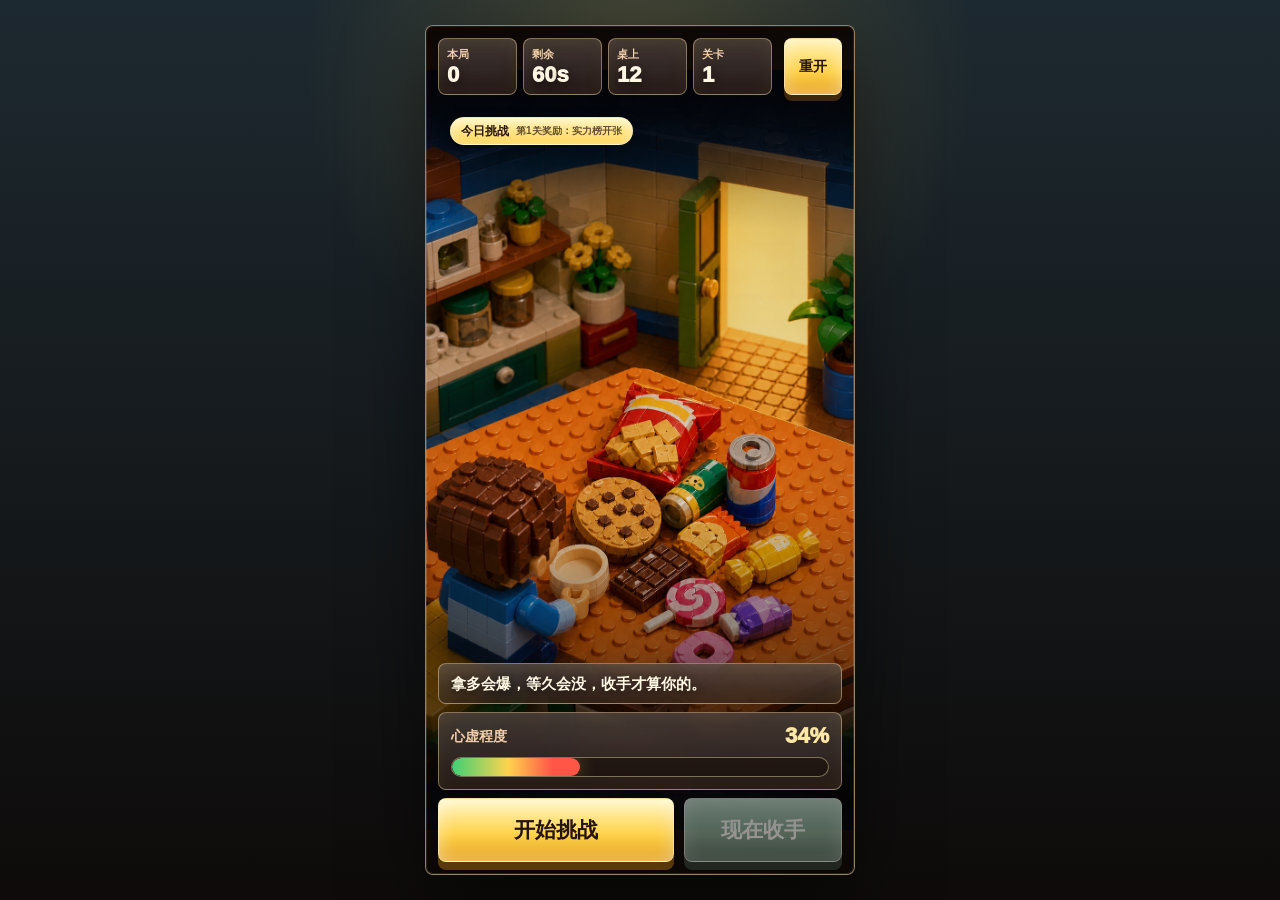
<file: index.html>
<!DOCTYPE html><html lang="zh-CN"><head><meta charSet="utf-8"/><meta name="viewport" content="width=device-width, initial-scale=1, maximum-scale=1, user-scalable=no, viewport-fit=cover"/><link rel="stylesheet" href="/_next/static/chunks/01_or2jqpze2n.css" data-precedence="next"/><link rel="preload" as="script" fetchPriority="low" href="/_next/static/chunks/0ht900cau6_ur.js"/><script src="/_next/static/chunks/06~f4cvc3b8e~.js" async=""></script><script src="/_next/static/chunks/0n~dq4kpx9xxx.js" async=""></script><script src="/_next/static/chunks/turbopack-0cd6qyn3iwjya.js" async=""></script><script src="/_next/static/chunks/0dbhjjzl8qfwv.js" async=""></script><script src="/_next/static/chunks/0flb_hfy8~ol_.js" async=""></script><meta name="theme-color" content="#ffe0a6"/><title>拿不完</title><meta name="description" content="一个考验贪心控制的单手 H5 小游戏。"/><link rel="manifest" href="/manifest.json"/><meta property="og:title" content="拿不完"/><meta property="og:description" content="一把一把，越拿越心虚。"/><meta property="og:image" content="http://localhost:3000/brand/share-card.png"/><meta name="twitter:card" content="summary_large_image"/><meta name="twitter:title" content="拿不完"/><meta name="twitter:description" content="一把一把，越拿越心虚。"/><meta name="twitter:image" content="http://localhost:3000/brand/share-card.png"/><script src="/_next/static/chunks/03~yq9q893hmn.js" noModule=""></script></head><body><div hidden=""><!--$--><!--/$--></div><main class="gameShell"><section class="gameScreen" aria-label="拿不完" style="--game-frame:url(/brand/frames/frame-full.png)"><header class="topBar"><section class="scoreStrip" aria-label="分数"><div><span>本局</span><strong>0</strong></div><div><span>剩余</span><strong>60<!-- -->s</strong></div><div><span>桌上</span><strong>12</strong></div><div><span>关卡</span><strong>1</strong></div></section><button class="tinyButton" type="button">重开</button></header><section class="toyTable state-ready " aria-label="零食桌面"><div class="dailyBadge"><span>今日挑战</span><small>第1关奖励：实力榜开张</small></div><div class="tableHint"><strong>拿多会爆，等久会没，收手才算你的。</strong></div></section><section class="warningPanel" aria-label="心虚程度"><div class="warningLabel"><span>心虚程度</span><strong>34<!-- -->%</strong></div><div class="warningTrack"><i style="width:34%"></i></div></section><section class="actions" aria-label="操作"><button class="takeButton" type="button">开始挑战</button><button class="cashButton" type="button" disabled="">现在收手</button></section></section></main><!--$--><!--/$--><script src="/_next/static/chunks/0ht900cau6_ur.js" id="_R_" async=""></script><script>(self.__next_f=self.__next_f||[]).push([0])</script><script>self.__next_f.push([1,"1:\"$Sreact.fragment\"\n2:I[39756,[\"/_next/static/chunks/0dbhjjzl8qfwv.js\"],\"default\"]\n3:I[37457,[\"/_next/static/chunks/0dbhjjzl8qfwv.js\"],\"default\"]\n4:I[65763,[\"/_next/static/chunks/0dbhjjzl8qfwv.js\",\"/_next/static/chunks/0flb_hfy8~ol_.js\"],\"GameShell\"]\n5:I[97367,[\"/_next/static/chunks/0dbhjjzl8qfwv.js\"],\"OutletBoundary\"]\n6:\"$Sreact.suspense\"\n8:I[97367,[\"/_next/static/chunks/0dbhjjzl8qfwv.js\"],\"ViewportBoundary\"]\na:I[97367,[\"/_next/static/chunks/0dbhjjzl8qfwv.js\"],\"MetadataBoundary\"]\nc:I[68027,[\"/_next/static/chunks/0dbhjjzl8qfwv.js\"],\"default\",1]\n:HL[\"/_next/static/chunks/01_or2jqpze2n.css\",\"style\"]\n"])</script><script>self.__next_f.push([1,"0:{\"P\":null,\"c\":[\"\",\"\"],\"q\":\"\",\"i\":false,\"f\":[[[\"\",{\"children\":[\"__PAGE__\",{}]},\"$undefined\",\"$undefined\",16],[[\"$\",\"$1\",\"c\",{\"children\":[[[\"$\",\"link\",\"0\",{\"rel\":\"stylesheet\",\"href\":\"/_next/static/chunks/01_or2jqpze2n.css\",\"precedence\":\"next\",\"crossOrigin\":\"$undefined\",\"nonce\":\"$undefined\"}],[\"$\",\"script\",\"script-0\",{\"src\":\"/_next/static/chunks/0dbhjjzl8qfwv.js\",\"async\":true,\"nonce\":\"$undefined\"}]],[\"$\",\"html\",null,{\"lang\":\"zh-CN\",\"children\":[\"$\",\"body\",null,{\"children\":[\"$\",\"$L2\",null,{\"parallelRouterKey\":\"children\",\"error\":\"$undefined\",\"errorStyles\":\"$undefined\",\"errorScripts\":\"$undefined\",\"template\":[\"$\",\"$L3\",null,{}],\"templateStyles\":\"$undefined\",\"templateScripts\":\"$undefined\",\"notFound\":[[[\"$\",\"title\",null,{\"children\":\"404: This page could not be found.\"}],[\"$\",\"div\",null,{\"style\":{\"fontFamily\":\"system-ui,\\\"Segoe UI\\\",Roboto,Helvetica,Arial,sans-serif,\\\"Apple Color Emoji\\\",\\\"Segoe UI Emoji\\\"\",\"height\":\"100vh\",\"textAlign\":\"center\",\"display\":\"flex\",\"flexDirection\":\"column\",\"alignItems\":\"center\",\"justifyContent\":\"center\"},\"children\":[\"$\",\"div\",null,{\"children\":[[\"$\",\"style\",null,{\"dangerouslySetInnerHTML\":{\"__html\":\"body{color:#000;background:#fff;margin:0}.next-error-h1{border-right:1px solid rgba(0,0,0,.3)}@media (prefers-color-scheme:dark){body{color:#fff;background:#000}.next-error-h1{border-right:1px solid rgba(255,255,255,.3)}}\"}}],[\"$\",\"h1\",null,{\"className\":\"next-error-h1\",\"style\":{\"display\":\"inline-block\",\"margin\":\"0 20px 0 0\",\"padding\":\"0 23px 0 0\",\"fontSize\":24,\"fontWeight\":500,\"verticalAlign\":\"top\",\"lineHeight\":\"49px\"},\"children\":404}],[\"$\",\"div\",null,{\"style\":{\"display\":\"inline-block\"},\"children\":[\"$\",\"h2\",null,{\"style\":{\"fontSize\":14,\"fontWeight\":400,\"lineHeight\":\"49px\",\"margin\":0},\"children\":\"This page could not be found.\"}]}]]}]}]],[]],\"forbidden\":\"$undefined\",\"unauthorized\":\"$undefined\"}]}]}]]}],{\"children\":[[\"$\",\"$1\",\"c\",{\"children\":[[\"$\",\"$L4\",null,{}],[[\"$\",\"script\",\"script-0\",{\"src\":\"/_next/static/chunks/0flb_hfy8~ol_.js\",\"async\":true,\"nonce\":\"$undefined\"}]],[\"$\",\"$L5\",null,{\"children\":[\"$\",\"$6\",null,{\"name\":\"Next.MetadataOutlet\",\"children\":\"$@7\"}]}]]}],{},null,false,null]},null,false,null],[\"$\",\"$1\",\"h\",{\"children\":[null,[\"$\",\"$L8\",null,{\"children\":\"$L9\"}],[\"$\",\"div\",null,{\"hidden\":true,\"children\":[\"$\",\"$La\",null,{\"children\":[\"$\",\"$6\",null,{\"name\":\"Next.Metadata\",\"children\":\"$Lb\"}]}]}],null]}],false]],\"m\":\"$undefined\",\"G\":[\"$c\",[[\"$\",\"link\",\"0\",{\"rel\":\"stylesheet\",\"href\":\"/_next/static/chunks/01_or2jqpze2n.css\",\"precedence\":\"next\",\"crossOrigin\":\"$undefined\",\"nonce\":\"$undefined\"}]]],\"S\":true,\"h\":null,\"s\":\"$undefined\",\"l\":\"$undefined\",\"p\":\"$undefined\",\"d\":\"$undefined\",\"b\":\"rC9E8ibmTbHiECFNfqyl6\"}\n"])</script><script>self.__next_f.push([1,"9:[[\"$\",\"meta\",\"0\",{\"charSet\":\"utf-8\"}],[\"$\",\"meta\",\"1\",{\"name\":\"viewport\",\"content\":\"width=device-width, initial-scale=1, maximum-scale=1, user-scalable=no, viewport-fit=cover\"}],[\"$\",\"meta\",\"2\",{\"name\":\"theme-color\",\"content\":\"#ffe0a6\"}]]\n"])</script><script>self.__next_f.push([1,"7:null\nb:[[\"$\",\"title\",\"0\",{\"children\":\"拿不完\"}],[\"$\",\"meta\",\"1\",{\"name\":\"description\",\"content\":\"一个考验贪心控制的单手 H5 小游戏。\"}],[\"$\",\"link\",\"2\",{\"rel\":\"manifest\",\"href\":\"/manifest.json\",\"crossOrigin\":\"$undefined\"}],[\"$\",\"meta\",\"3\",{\"property\":\"og:title\",\"content\":\"拿不完\"}],[\"$\",\"meta\",\"4\",{\"property\":\"og:description\",\"content\":\"一把一把，越拿越心虚。\"}],[\"$\",\"meta\",\"5\",{\"property\":\"og:image\",\"content\":\"http://localhost:3000/brand/share-card.png\"}],[\"$\",\"meta\",\"6\",{\"name\":\"twitter:card\",\"content\":\"summary_large_image\"}],[\"$\",\"meta\",\"7\",{\"name\":\"twitter:title\",\"content\":\"拿不完\"}],[\"$\",\"meta\",\"8\",{\"name\":\"twitter:description\",\"content\":\"一把一把，越拿越心虚。\"}],[\"$\",\"meta\",\"9\",{\"name\":\"twitter:image\",\"content\":\"http://localhost:3000/brand/share-card.png\"}]]\n"])</script></body></html>
</file>
<file: _next/static/chunks/01_or2jqpze2n.css>
:root{--lightningcss-light: ;--lightningcss-dark:initial;color-scheme:dark;--ink:#fff7e3;--deep:#211511;--muted:#f2cfaa;--red:#ff5648;--red-dark:#8c241d;--green:#3ed075;--yellow:#ffd34d;--blue:#51a7ff;--panel:#2b1b14ad;--panel-strong:#1f130fd6;--line:#ffe6b27a;font-family:Microsoft YaHei,PingFang SC,Arial,sans-serif}*{box-sizing:border-box}html,body{width:100%;max-width:100%;min-height:100%;margin:0;overflow-x:hidden}body{color:var(--ink);background:radial-gradient(circle at 50% 8%,#ffd34d33,#0000 32%),linear-gradient(#1d2930,#0e0b0a)}button{font:inherit;-webkit-tap-highlight-color:transparent;border:0}.gameShell{place-items:center;width:100%;min-height:100dvh;padding:12px;display:grid}.gameScreen{background:linear-gradient(180deg, #0e090794, #0e090714 24%, #0e09071f 57%, #0e0907d1), var(--game-frame) center / contain no-repeat, #2c1a13;border:1px solid #ffe2ad8a;border-radius:8px;grid-template-rows:auto minmax(320px,1fr) auto auto;gap:8px;width:min(100%,430px);max-width:calc(100vw - 24px);min-height:min(100dvh - 24px,850px);padding:12px;display:grid;position:relative;overflow:hidden;box-shadow:0 24px 78px #00000085,inset 0 0 0 1px #ffffff2e}.gameScreen:before{z-index:0;content:"";pointer-events:none;background:linear-gradient(#0006,#0000 20%),radial-gradient(circle at 50% 42%,#0000 0 30%,#0000001a 54%,#00000061 100%);position:absolute;inset:0}.topBar,.scoreStrip,.toyTable,.warningPanel,.actions,.resultOverlay{z-index:2;position:relative}.topBar{justify-content:space-between;align-items:stretch;gap:12px;display:flex}.tinyButton{color:#24140b;cursor:pointer;background:linear-gradient(#fff3b7,#ffd34d 58%,#e7a31e);border:1px solid #fff3cdb3;border-radius:8px;flex:none;min-width:58px;min-height:56px;font-size:14px;font-weight:1000;box-shadow:0 6px #56360eb8,inset 0 0 16px #ffffff70}.scoreStrip{flex:auto;grid-template-columns:repeat(4,minmax(0,1fr));gap:6px;min-width:0;display:grid}.scoreStrip div,.warningPanel{background:linear-gradient(180deg, #ffffff29, #ffffff0a), var(--panel-strong);-webkit-backdrop-filter:blur(16px);backdrop-filter:blur(16px);border:1px solid #ffe2ad70;border-radius:8px;box-shadow:0 8px 22px #0003,inset 0 0 20px #ffd34d0f}.scoreStrip div{gap:2px;min-height:54px;padding:8px;display:grid}.scoreStrip span,.warningLabel span{color:var(--muted);font-size:11px;font-weight:900}.scoreStrip strong{color:var(--ink);text-shadow:0 3px 12px #00000075;font-size:22px;font-weight:1000;line-height:1}.toyTable{cursor:pointer;min-height:0}.dailyBadge{color:#2a170c;letter-spacing:0;background:linear-gradient(#fff5c2,#ffd34d);border:1px solid #fff3cd8f;border-radius:999px;align-items:center;gap:7px;max-width:calc(100% - 24px);padding:7px 10px;font-size:12px;font-weight:1000;display:flex;position:absolute;top:14px;left:12px;box-shadow:0 7px 18px #0003,inset 0 0 12px #ffffff73}.dailyBadge span,.dailyBadge small{color:#2a170c;text-overflow:ellipsis;white-space:nowrap;line-height:1;overflow:hidden}.dailyBadge span{flex:none;font-size:12px;font-weight:1000}.dailyBadge small{opacity:.72;min-width:0;font-size:10px;font-weight:900}.toyTable.dangerBreath{animation:.52s ease-in-out infinite alternate tableDanger}@keyframes tableDanger{0%{filter:saturate()}to{filter:saturate(1.22)brightness(1.05)}}.breathCue{color:#fff7e3;background:#281610ad;border:1px solid #fff7e394;border-radius:999px;padding:8px 12px;font-size:16px;font-weight:1000;animation:.82s ease-in-out infinite alternate breathCue;position:absolute;top:28%;right:18%;box-shadow:0 0 24px #ffd34d3d}@keyframes breathCue{0%{opacity:.62;transform:translateY(0)scale(.98)}to{opacity:1;transform:translateY(-4px)scale(1.03)}}.gainPop{z-index:4;color:#fff7de;text-shadow:0 3px #3a1e12,0 0 24px #ffd448d1;pointer-events:none;font-size:44px;font-weight:1000;animation:.68s ease-out both gainPop;position:absolute;top:32%;left:55%}@keyframes gainPop{0%{opacity:0;transform:translateY(12px)scale(.72)rotate(-4deg)}25%{opacity:1}to{opacity:0;transform:translateY(-42px)scale(1.08)rotate(3deg)}}.tableHint{-webkit-backdrop-filter:blur(18px);backdrop-filter:blur(18px);background:linear-gradient(#ffffff2e,#ffffff0a),#23150fc7;border:1px solid #ffe2ad75;border-radius:8px;gap:0;padding:10px 12px;display:grid;position:absolute;bottom:0;left:0;right:0;box-shadow:0 10px 30px #0000003d,inset 0 0 18px #ffd34d14}.tableHint strong{color:var(--ink);text-shadow:0 2px 10px #0000007a;font-size:15px;line-height:1.28}.warningPanel{gap:10px;padding:12px;display:grid}.warningLabel{justify-content:space-between;align-items:center;display:flex}.warningLabel strong{color:#ffe8a3;font-size:22px;font-weight:1000;line-height:1}.warningLabel span{font-size:14px;line-height:1}.warningTrack{background:#19100ca3;border:1px solid #ffeebb6b;border-radius:999px;height:20px;overflow:hidden}.warningTrack i{background:linear-gradient(90deg, var(--green), var(--yellow) 44%, var(--red) 78%);border-radius:999px;height:100%;transition:width .13s;display:block;box-shadow:0 0 18px #ffd34d57}.actions{grid-template-columns:1.2fr .8fr;gap:10px;display:grid}.takeButton,.cashButton,.resultButtons button,.reviveButton{cursor:pointer;border:1px solid #fff3cdb3;border-radius:8px;min-height:64px;font-size:21px;font-weight:1000}.takeButton{color:#24140b;background:linear-gradient(#fff7c9,#ffd34d 56%,#e5a11b);box-shadow:0 8px #6f480fcc,0 16px 32px #00000038,inset 0 0 18px #ffffff7a}.takeButton.temptation{color:#fff8e8;background:linear-gradient(#ff978c,#ff5648 58%,#b72e25);animation:.6s ease-in-out infinite alternate tempt;box-shadow:0 8px #5f1814db,0 0 26px #ff564861,inset 0 0 18px #ffffff57}@keyframes tempt{0%{transform:translateY(0)}to{transform:translateY(-2px)}}.cashButton,.resultButtons button{color:#fff8e8;background:linear-gradient(#78e89a,#3ebe70 58%,#248347);box-shadow:0 8px #19532ddb,0 16px 32px #00000038,inset 0 0 18px #ffffff4d}.cashButton:disabled{cursor:not-allowed;filter:grayscale(.75);opacity:.58}.takeButton:disabled{cursor:not-allowed;filter:grayscale(.45);opacity:.72}.resultOverlay{z-index:5;-webkit-backdrop-filter:blur(22px);backdrop-filter:blur(22px);background:linear-gradient(#ffffff2e,#ffffff0a),#23150fe0;border:1px solid #ffe2ad94;border-radius:8px;gap:7px;max-height:min(40dvh,330px);padding:12px;display:grid;position:absolute;bottom:12px;left:12px;right:12px;overflow-y:auto;box-shadow:0 20px 46px #00000075,inset 0 0 24px #ffd34d1a}.resultOverlay.busted{background:linear-gradient(#ff745f42,#ffffff0a),#2f130fe6}.resultOverlay p,.resultOverlay h1,.resultOverlay small,.resultOverlay small span,.resultOverlay small strong,.resultOverlay span,.resultOverlay em{margin:0}.resultOverlay p{color:#ffe2a3;white-space:normal;font-size:20px;font-weight:1000;line-height:1.18}.resultMeta{justify-content:space-between;align-items:center;gap:12px;display:flex}.resultKicker{background:linear-gradient(#fff5c2,#ffd34d);border:1px solid #ffe2ad85;border-radius:999px;width:max-content;max-width:100%;padding:5px 11px;font-weight:1000;color:#2a170c!important;font-size:15px!important;line-height:1!important}.resultOverlay h1{color:var(--ink);text-shadow:0 4px 18px #00000085;font-size:76px;line-height:.95}.resultSummary{grid-template-columns:minmax(0,1fr) minmax(72px,auto);align-items:center;gap:8px;min-height:74px;display:grid}.resultCopy{align-content:center;gap:6px;min-width:0;display:grid}.resultCopy strong{color:var(--ink);text-shadow:0 3px 12px #0000006b;font-size:28px;font-weight:1000;line-height:1}.resultScore{text-align:right;font-variant-numeric:tabular-nums;justify-self:end;min-width:72px}.rankPanel,.shareCardPreview{background:#1a100c75;border:1px solid #ffe2ad57;border-radius:8px;padding:9px 10px}.rankHeadline{justify-content:space-between;align-items:center;gap:10px;display:flex}.rankHeadline span,.shareCardPreview span{font-weight:1000;color:#ffe8a3!important;font-size:13px!important;line-height:1!important}.rankHeadline strong{color:var(--ink);font-variant-numeric:tabular-nums;font-size:22px;font-weight:1000;line-height:1}.rankPanel p,.shareCardPreview p{color:#f2cfaadb;margin:5px 0 0;font-size:12px;font-weight:900;line-height:1.25}.rankPanel ol{gap:4px;margin:8px 0 0;padding:0;list-style:none;display:none}.rankPanel li{grid-template-columns:20px minmax(0,1fr) auto;align-items:center;gap:8px;min-height:22px;display:grid}.rankPanel li span{background:#ffe8a3;border-radius:999px;place-items:center;width:20px;height:20px;font-weight:1000;display:grid;color:#2a170c!important;font-size:11px!important;line-height:1!important}.rankPanel li strong{color:var(--ink);text-overflow:ellipsis;white-space:nowrap;font-size:13px;font-weight:1000;overflow:hidden}.rankPanel li em{color:#f2cfaac2;white-space:nowrap;font-size:11px;font-style:normal;font-weight:900}.shareCardPreview{background:linear-gradient(#ffd34d29,#ffffff08),#1a100c8f;gap:4px;display:grid}.shareCardPreview strong{color:var(--ink);font-size:20px;font-weight:1000;line-height:1.1}.resultBestLine{text-align:right;white-space:nowrap;color:#f2cfaadb!important;font-size:14px!important;font-weight:1000!important;line-height:1.1!important}.resultLossLine{background:#6920186b;border:1px solid #ff786085;border-radius:8px;grid-template-columns:auto 1fr auto;align-items:center;gap:8px;padding:8px 10px;display:grid}.resultLossLine strong{color:#fff7e3;text-align:center;font-size:26px;font-weight:1000;line-height:1}.resultOverlay span,.resultOverlay em{color:var(--muted);font-size:14px;line-height:1.35}.resultButtons{grid-template-columns:1fr 1fr;gap:8px;display:grid}.resultButtons button{min-height:44px;font-size:17px}.resultSecondaryButton{color:#ffe8a3;background:linear-gradient(#ffffff1f,#ffffff0a),#291912c7;box-shadow:0 8px #180e0abd,0 14px 28px #0003,inset 0 0 14px #ffd34d14}.reviveButton{color:#24140b;background:linear-gradient(#fff7c9,#ffd34d 56%,#e5a11b);min-height:48px;font-size:17px;box-shadow:0 8px #6f480fcc,0 16px 32px #00000038,inset 0 0 18px #ffffff7a}@media (max-width:520px){.gameShell{place-items:stretch stretch;padding:0}.gameScreen{border:0;border-radius:0;width:min(100%,390px);max-width:100%;min-height:100dvh}.topBar{gap:6px}.tinyButton{min-width:52px;min-height:54px;font-size:13px}.scoreStrip{gap:5px}.scoreStrip div{min-height:54px;padding:7px 6px}.scoreStrip strong{font-size:20px}.actions{grid-template-columns:minmax(0,1.14fr) minmax(0,.86fr);gap:8px}.takeButton,.cashButton{min-width:0;font-size:19px}}
</file>
